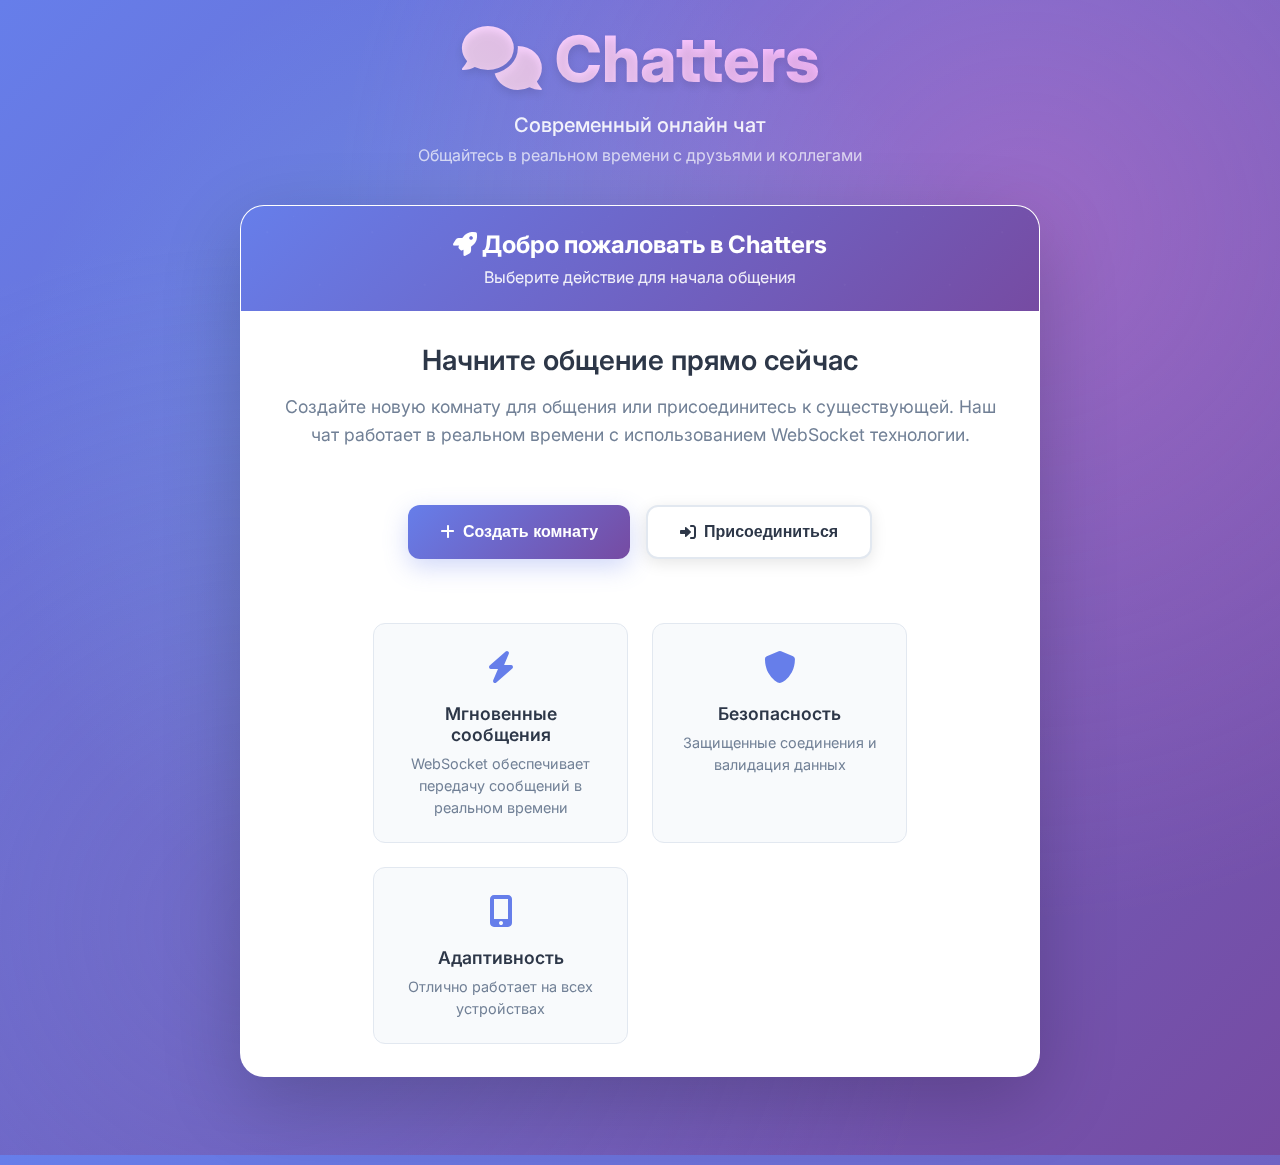
<file: index.html>
<!DOCTYPE html>
<html lang="ru">
<head>
    <meta charset="UTF-8">
    <meta name="viewport" content="width=device-width, initial-scale=1.0">
    <title>Chatters - Онлайн чат</title>
    <link href="https://fonts.googleapis.com/css2?family=Inter:wght@400;500;600;700;800&display=swap" rel="stylesheet">
    <link href="https://cdnjs.cloudflare.com/ajax/libs/font-awesome/6.0.0/css/all.min.css" rel="stylesheet">
    <style>
        * {
            margin: 0;
            padding: 0;
            box-sizing: border-box;
        }

        :root {
            --primary-color: #667eea;
            --secondary-color: #764ba2;
            --accent-color: #f093fb;
            --text-primary: #2d3748;
            --text-secondary: #718096;
            --white: #ffffff;
            --shadow: 0 20px 60px rgba(0, 0, 0, 0.15);
            --shadow-lg: 0 25px 80px rgba(0, 0, 0, 0.2);
            --border-radius: 16px;
            --border-radius-lg: 24px;
        }

        body {
            font-family: 'Inter', -apple-system, BlinkMacSystemFont, 'Segoe UI', Roboto, sans-serif;
            background: linear-gradient(135deg, var(--primary-color) 0%, var(--secondary-color) 100%);
            min-height: 100vh;
            display: flex;
            align-items: center;
            justify-content: center;
            color: var(--text-primary);
            position: relative;
            overflow-x: hidden;
        }

        /* Анимированный фон */
        body::before {
            content: '';
            position: absolute;
            top: 0;
            left: 0;
            right: 0;
            bottom: 0;
            background: 
                radial-gradient(circle at 20% 80%, rgba(120, 119, 198, 0.3) 0%, transparent 50%),
                radial-gradient(circle at 80% 20%, rgba(255, 119, 198, 0.3) 0%, transparent 50%),
                radial-gradient(circle at 40% 40%, rgba(120, 219, 255, 0.3) 0%, transparent 50%);
            animation: float 20s ease-in-out infinite;
            z-index: 0;
        }

        @keyframes float {
            0%, 100% { transform: translateY(0px) rotate(0deg); }
            33% { transform: translateY(-20px) rotate(1deg); }
            66% { transform: translateY(10px) rotate(-1deg); }
        }

        .main-container {
            position: relative;
            z-index: 1;
            width: 100%;
            max-width: 1200px;
            padding: 20px;
        }

        .header {
            text-align: center;
            margin-bottom: 40px;
            color: var(--white);
        }

        .logo {
            font-size: 4rem;
            font-weight: 800;
            margin-bottom: 16px;
            background: linear-gradient(45deg, var(--white), var(--accent-color));
            -webkit-background-clip: text;
            -webkit-text-fill-color: transparent;
            background-clip: text;
            text-shadow: 0 4px 8px rgba(0, 0, 0, 0.1);
            animation: glow 2s ease-in-out infinite alternate;
        }

        @keyframes glow {
            from { filter: drop-shadow(0 0 20px rgba(255, 255, 255, 0.3)); }
            to { filter: drop-shadow(0 0 30px rgba(255, 255, 255, 0.5)); }
        }

        .tagline {
            font-size: 1.25rem;
            font-weight: 500;
            opacity: 0.9;
            margin-bottom: 8px;
        }

        .subtitle {
            font-size: 1rem;
            opacity: 0.7;
            font-weight: 400;
        }

        .chat-container {
            background: var(--white);
            border-radius: var(--border-radius-lg);
            box-shadow: var(--shadow-lg);
            overflow: hidden;
            max-width: 800px;
            margin: 0 auto;
            position: relative;
            backdrop-filter: blur(10px);
            border: 1px solid rgba(255, 255, 255, 0.2);
        }

        .chat-header {
            background: linear-gradient(135deg, var(--primary-color), var(--secondary-color));
            color: var(--white);
            padding: 24px 32px;
            text-align: center;
            position: relative;
        }

        .chat-header::before {
            content: '';
            position: absolute;
            top: 0;
            left: 0;
            right: 0;
            bottom: 0;
            background: url('data:image/svg+xml,<svg xmlns="http://www.w3.org/2000/svg" viewBox="0 0 100 100"><defs><pattern id="grain" width="100" height="100" patternUnits="userSpaceOnUse"><circle cx="25" cy="25" r="1" fill="white" opacity="0.1"/><circle cx="75" cy="75" r="1" fill="white" opacity="0.1"/><circle cx="50" cy="10" r="0.5" fill="white" opacity="0.1"/><circle cx="10" cy="60" r="0.5" fill="white" opacity="0.1"/><circle cx="90" cy="40" r="0.5" fill="white" opacity="0.1"/></pattern></defs><rect width="100" height="100" fill="url(%23grain)"/></svg>');
            opacity: 0.3;
        }

        .chat-title {
            font-size: 1.5rem;
            font-weight: 700;
            margin-bottom: 8px;
            position: relative;
            z-index: 1;
        }

        .chat-subtitle {
            font-size: 1rem;
            opacity: 0.9;
            font-weight: 400;
            position: relative;
            z-index: 1;
        }

        .chat-content {
            padding: 32px;
            min-height: 400px;
            display: flex;
            flex-direction: column;
            align-items: center;
            justify-content: center;
            text-align: center;
        }

        .welcome-message {
            margin-bottom: 32px;
        }

        .welcome-title {
            font-size: 1.75rem;
            font-weight: 600;
            color: var(--text-primary);
            margin-bottom: 16px;
        }

        .welcome-text {
            font-size: 1.1rem;
            color: var(--text-secondary);
            line-height: 1.6;
            margin-bottom: 24px;
        }

        .action-buttons {
            display: flex;
            gap: 16px;
            flex-wrap: wrap;
            justify-content: center;
            margin-bottom: 32px;
        }

        .btn {
            padding: 16px 32px;
            border: none;
            border-radius: 12px;
            font-weight: 600;
            font-size: 1rem;
            cursor: pointer;
            transition: all 0.3s ease;
            text-decoration: none;
            display: inline-flex;
            align-items: center;
            gap: 8px;
            position: relative;
            overflow: hidden;
        }

        .btn::before {
            content: '';
            position: absolute;
            top: 0;
            left: -100%;
            width: 100%;
            height: 100%;
            background: linear-gradient(90deg, transparent, rgba(255, 255, 255, 0.2), transparent);
            transition: left 0.5s;
        }

        .btn:hover::before {
            left: 100%;
        }

        .btn-primary {
            background: linear-gradient(135deg, var(--primary-color), var(--secondary-color));
            color: var(--white);
            box-shadow: 0 8px 24px rgba(102, 126, 234, 0.3);
        }

        .btn-primary:hover {
            transform: translateY(-2px);
            box-shadow: 0 12px 32px rgba(102, 126, 234, 0.4);
        }

        .btn-secondary {
            background: var(--white);
            color: var(--text-primary);
            border: 2px solid #e2e8f0;
            box-shadow: 0 4px 16px rgba(0, 0, 0, 0.1);
        }

        .btn-secondary:hover {
            transform: translateY(-2px);
            border-color: var(--primary-color);
            box-shadow: 0 8px 24px rgba(0, 0, 0, 0.15);
        }

        .features {
            display: grid;
            grid-template-columns: repeat(auto-fit, minmax(200px, 1fr));
            gap: 24px;
            margin-top: 32px;
        }

        .feature {
            background: #f8fafc;
            padding: 24px;
            border-radius: 12px;
            text-align: center;
            border: 1px solid #e2e8f0;
            transition: all 0.3s ease;
        }

        .feature:hover {
            transform: translateY(-4px);
            box-shadow: 0 12px 32px rgba(0, 0, 0, 0.1);
            border-color: var(--primary-color);
        }

        .feature-icon {
            font-size: 2rem;
            color: var(--primary-color);
            margin-bottom: 16px;
        }

        .feature-title {
            font-size: 1.1rem;
            font-weight: 600;
            color: var(--text-primary);
            margin-bottom: 8px;
        }

        .feature-text {
            font-size: 0.9rem;
            color: var(--text-secondary);
            line-height: 1.5;
        }

        .footer {
            text-align: center;
            margin-top: 40px;
            color: var(--white);
            opacity: 0.8;
        }

        .footer-text {
            font-size: 0.9rem;
        }

        /* Адаптивность */
        @media (max-width: 768px) {
            .logo {
                font-size: 3rem;
            }

            .tagline {
                font-size: 1.1rem;
            }

            .chat-content {
                padding: 24px;
            }

            .welcome-title {
                font-size: 1.5rem;
            }

            .action-buttons {
                flex-direction: column;
                align-items: center;
            }

            .btn {
                width: 100%;
                max-width: 300px;
                justify-content: center;
            }

            .features {
                grid-template-columns: 1fr;
            }
        }

        @media (max-width: 480px) {
            .main-container {
                padding: 16px;
            }

            .logo {
                font-size: 2.5rem;
            }

            .chat-header {
                padding: 20px 24px;
            }

            .chat-content {
                padding: 20px;
            }

            .welcome-title {
                font-size: 1.3rem;
            }
        }

        /* Анимации появления */
        .fade-in {
            animation: fadeIn 0.8s ease-out;
        }

        @keyframes fadeIn {
            from {
                opacity: 0;
                transform: translateY(30px);
            }
            to {
                opacity: 1;
                transform: translateY(0);
            }
        }

        .slide-up {
            animation: slideUp 0.6s ease-out 0.2s both;
        }

        @keyframes slideUp {
            from {
                opacity: 0;
                transform: translateY(20px);
            }
            to {
                opacity: 1;
                transform: translateY(0);
            }
        }
    </style>
</head>
<body>
    <div class="main-container">
        <!-- Заголовок -->
        <header class="header fade-in">
            <div class="logo">
                <i class="fas fa-comments"></i> Chatters
            </div>
            <div class="tagline">Современный онлайн чат</div>
            <div class="subtitle">Общайтесь в реальном времени с друзьями и коллегами</div>
        </header>

        <!-- Основной контейнер чата -->
        <div class="chat-container slide-up">
            <div class="chat-header">
                <div class="chat-title">
                    <i class="fas fa-rocket"></i> Добро пожаловать в Chatters
                </div>
                <div class="chat-subtitle">Выберите действие для начала общения</div>
            </div>

            <div class="chat-content">
                <div class="welcome-message">
                    <div class="welcome-title">Начните общение прямо сейчас</div>
                    <div class="welcome-text">
                        Создайте новую комнату для общения или присоединитесь к существующей. 
                        Наш чат работает в реальном времени с использованием WebSocket технологии.
                    </div>
                </div>

                <div class="action-buttons">
                    <button class="btn btn-primary" onclick="createRoom()">
                        <i class="fas fa-plus"></i>
                        Создать комнату
                    </button>
                    <button class="btn btn-secondary" onclick="joinRoom()">
                        <i class="fas fa-sign-in-alt"></i>
                        Присоединиться
                    </button>
                </div>

                <div class="features">
                    <div class="feature">
                        <div class="feature-icon">
                            <i class="fas fa-bolt"></i>
                        </div>
                        <div class="feature-title">Мгновенные сообщения</div>
                        <div class="feature-text">WebSocket обеспечивает передачу сообщений в реальном времени</div>
                    </div>
                    <div class="feature">
                        <div class="feature-icon">
                            <i class="fas fa-shield-alt"></i>
                        </div>
                        <div class="feature-title">Безопасность</div>
                        <div class="feature-text">Защищенные соединения и валидация данных</div>
                    </div>
                    <div class="feature">
                        <div class="feature-icon">
                            <i class="fas fa-mobile-alt"></i>
                        </div>
                        <div class="feature-title">Адаптивность</div>
                        <div class="feature-text">Отлично работает на всех устройствах</div>
                    </div>
                </div>
            </div>
        </div>

        <!-- Подвал -->
        <footer class="footer fade-in">
            <div class="footer-text">
                © 2024 Chatters. Создано с ❤️ для общения
            </div>
        </footer>
    </div>

    <script>
        // Функции для кнопок
        function createRoom() {
            // Здесь можно добавить логику создания комнаты
            alert('Функция создания комнаты будет доступна в полной версии приложения');
        }

        function joinRoom() {
            const roomId = prompt('Введите ID комнаты:');
            if (roomId) {
                // Здесь можно добавить логику присоединения к комнате
                alert(`Попытка присоединиться к комнате ${roomId}`);
            }
        }

        // Добавляем интерактивность
        document.addEventListener('DOMContentLoaded', function() {
            // Анимация появления элементов
            const elements = document.querySelectorAll('.fade-in, .slide-up');
            const observer = new IntersectionObserver((entries) => {
                entries.forEach(entry => {
                    if (entry.isIntersecting) {
                        entry.target.style.opacity = '1';
                        entry.target.style.transform = 'translateY(0)';
                    }
                });
            });

            elements.forEach(el => {
                el.style.opacity = '0';
                el.style.transform = 'translateY(30px)';
                observer.observe(el);
            });

            // Эффект параллакса для фона
            document.addEventListener('mousemove', (e) => {
                const moveX = (e.clientX - window.innerWidth / 2) * 0.01;
                const moveY = (e.clientY - window.innerHeight / 2) * 0.01;
                
                document.body.style.transform = `translate(${moveX}px, ${moveY}px)`;
            });
        });
    </script>
</body>
</html>
</file>
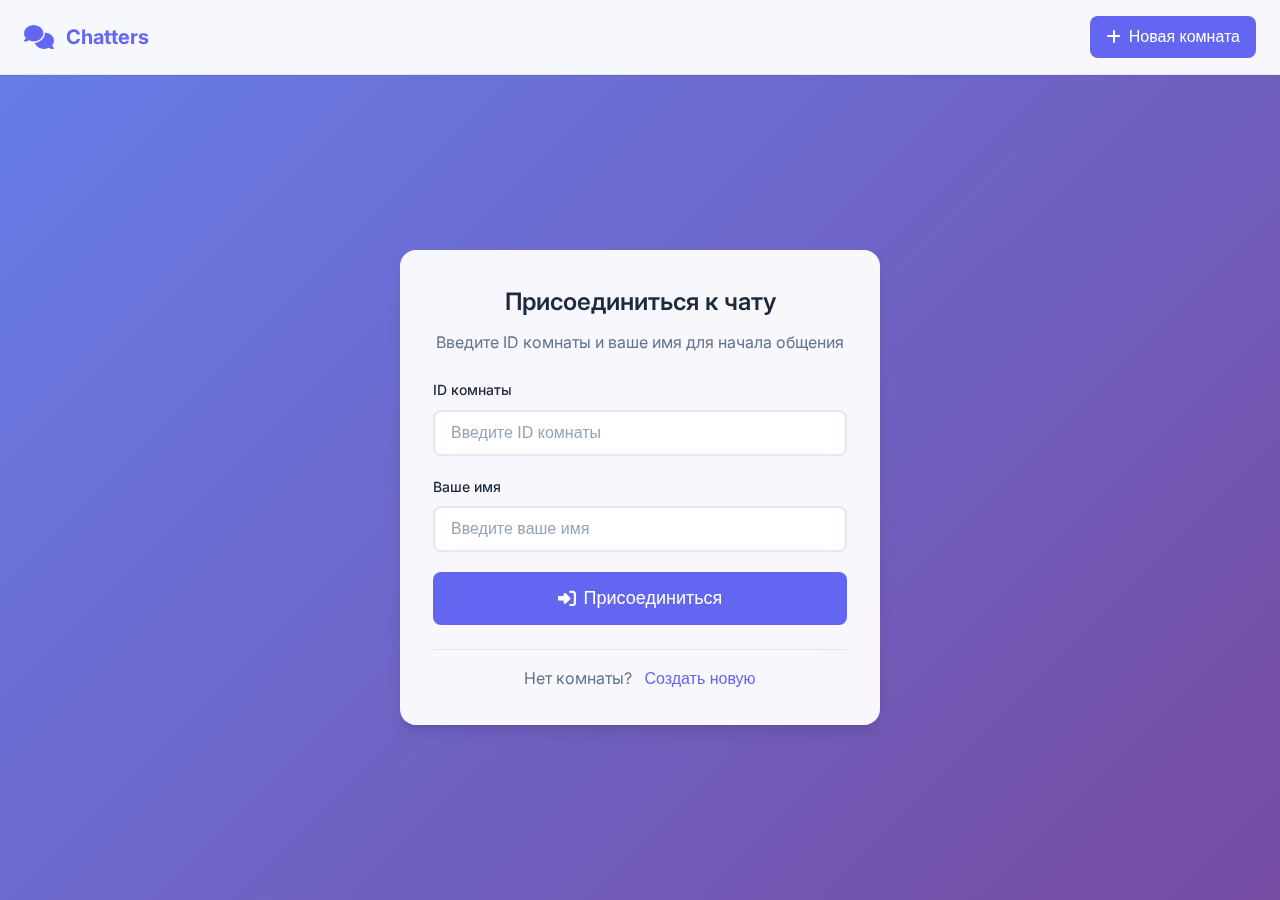
<file: web/index.html>
<!DOCTYPE html>
<html lang="ru">
<head>
    <meta charset="UTF-8">
    <meta name="viewport" content="width=device-width, initial-scale=1.0">
    <title>Chatters - Онлайн чат</title>
    <link rel="stylesheet" href="styles.css">
    <link href="https://fonts.googleapis.com/css2?family=Inter:wght@300;400;500;600;700&display=swap" rel="stylesheet">
    <link rel="stylesheet" href="https://cdnjs.cloudflare.com/ajax/libs/font-awesome/6.4.0/css/all.min.css">
</head>
<body>
    <div class="app-container">
        <!-- Логотип и заголовок -->
        <header class="app-header">
            <div class="logo">
                <i class="fas fa-comments"></i>
                <span>Chatters</span>
            </div>
            <div class="header-actions">
                <button id="newRoomBtn" class="btn btn-primary">
                    <i class="fas fa-plus"></i>
                    Новая комната
                </button>
            </div>
        </header>

        <!-- Основной контент -->
        <main class="main-content">
            <!-- Форма подключения -->
            <div id="connectionForm" class="connection-form">
                <div class="form-card">
                    <h2>Присоединиться к чату</h2>
                    <p>Введите ID комнаты и ваше имя для начала общения</p>
                    
                    <div class="form-group">
                        <label for="roomId">ID комнаты</label>
                        <input type="number" id="roomId" placeholder="Введите ID комнаты" min="1" max="999999999">
                    </div>
                    
                    <div class="form-group">
                        <label for="username">Ваше имя</label>
                        <input type="text" id="username" placeholder="Введите ваше имя" maxlength="20">
                    </div>
                    
                    <button id="joinBtn" class="btn btn-primary btn-full">
                        <i class="fas fa-sign-in-alt"></i>
                        Присоединиться
                    </button>
                    
                    <div class="form-footer">
                        <span>Нет комнаты?</span>
                        <button id="createRoomBtn" class="btn btn-link">Создать новую</button>
                    </div>
                </div>
            </div>

            <!-- Чат комната -->
            <div id="chatRoom" class="chat-room hidden">
                <div class="chat-header">
                    <div class="room-info">
                        <h3>Комната #<span id="currentRoomId"></span></h3>
                        <span class="online-count">
                            <i class="fas fa-circle online-indicator"></i>
                            <span id="onlineCount">0</span> онлайн
                        </span>
                    </div>
                    <button id="leaveBtn" class="btn btn-outline">
                        <i class="fas fa-sign-out-alt"></i>
                        Покинуть
                    </button>
                </div>

                <div class="chat-messages" id="chatMessages">
                    <!-- Сообщения будут добавляться здесь -->
                </div>

                <div class="chat-input">
                    <div class="input-wrapper">
                        <input type="text" id="messageInput" placeholder="Введите сообщение..." maxlength="1000">
                        <button id="sendBtn" class="btn btn-primary">
                            <i class="fas fa-paper-plane"></i>
                        </button>
                    </div>
                </div>
            </div>
        </main>

        <!-- Уведомления -->
        <div id="notifications" class="notifications"></div>

        <!-- Модальное окно создания комнаты -->
        <div id="createRoomModal" class="modal hidden">
            <div class="modal-content">
                <div class="modal-header">
                    <h3>Создать новую комнату</h3>
                    <button id="closeModalBtn" class="btn btn-icon">
                        <i class="fas fa-times"></i>
                    </button>
                </div>
                <div class="modal-body">
                    <p>Новая комната будет создана с уникальным ID. Поделитесь этим ID с друзьями для совместного общения.</p>
                    <div class="room-id-display">
                        <span>ID комнаты: </span>
                        <strong id="newRoomId">...</strong>
                        <button id="copyRoomIdBtn" class="btn btn-outline btn-sm">
                            <i class="fas fa-copy"></i>
                            Копировать
                        </button>
                    </div>
                </div>
                <div class="modal-footer">
                    <button id="joinNewRoomBtn" class="btn btn-primary">
                        Присоединиться к комнате
                    </button>
                </div>
            </div>
        </div>
    </div>

    <script src="script.js"></script>
</body>
</html>
</file>
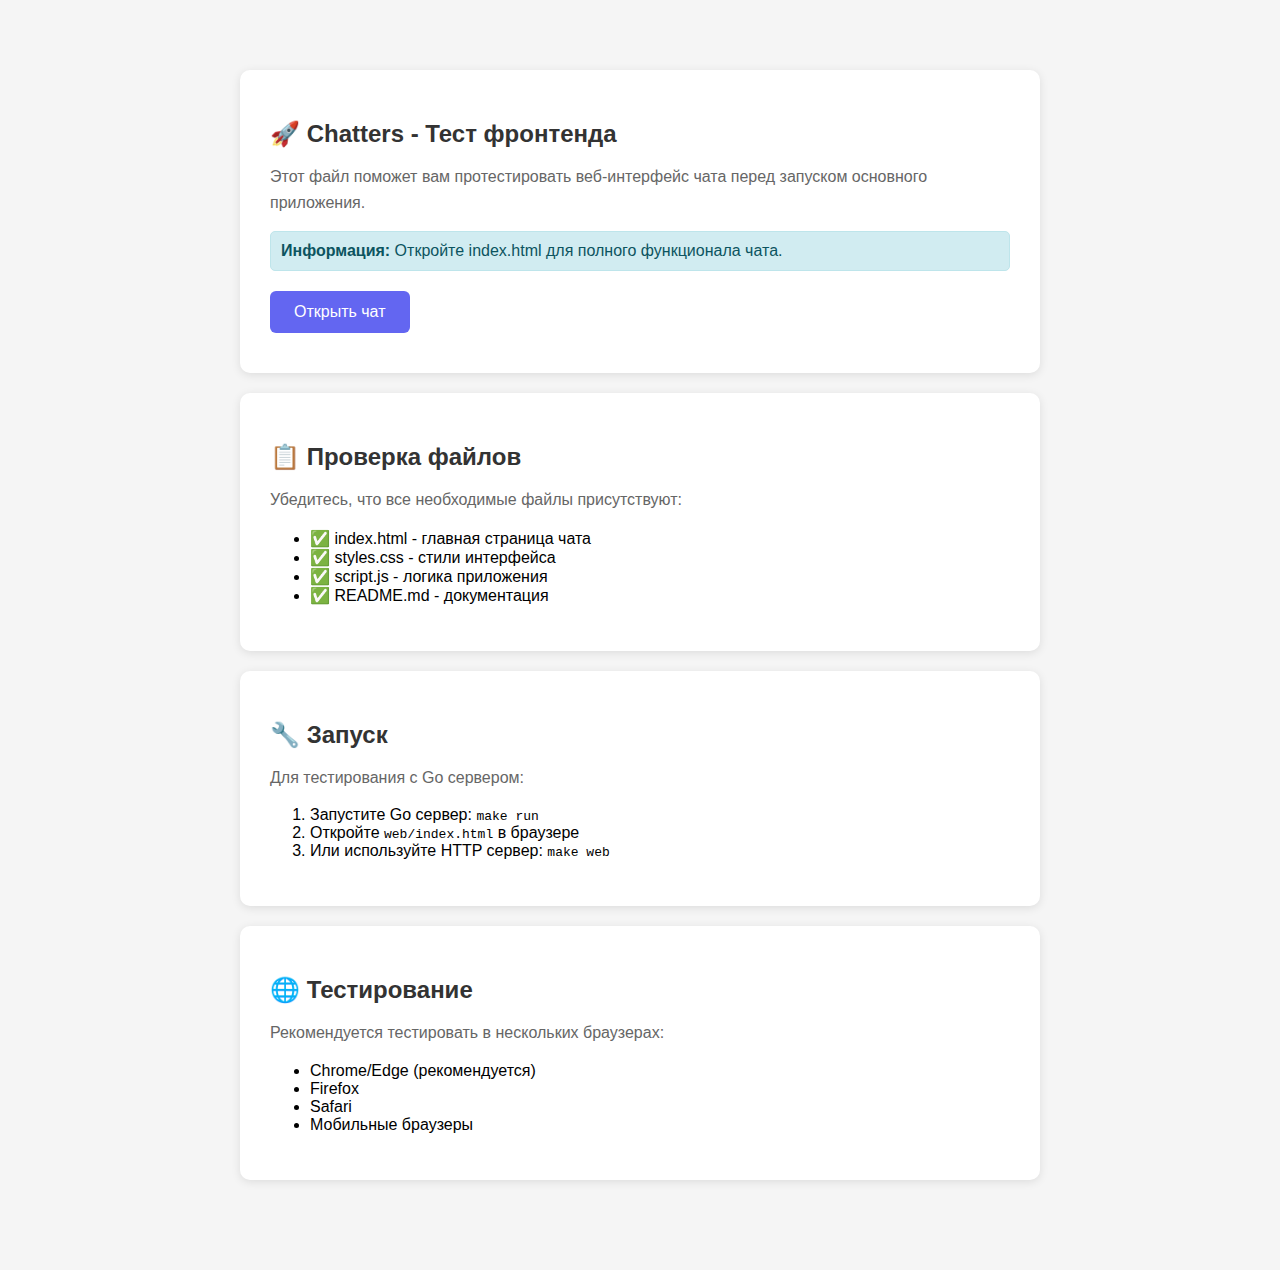
<file: web/test.html>
<!DOCTYPE html>
<html lang="ru">
<head>
    <meta charset="UTF-8">
    <meta name="viewport" content="width=device-width, initial-scale=1.0">
    <title>Chatters - Тест</title>
    <style>
        body {
            font-family: Arial, sans-serif;
            max-width: 800px;
            margin: 50px auto;
            padding: 20px;
            background: #f5f5f5;
        }
        .test-card {
            background: white;
            padding: 30px;
            border-radius: 10px;
            box-shadow: 0 2px 10px rgba(0,0,0,0.1);
            margin-bottom: 20px;
        }
        .test-card h2 {
            color: #333;
            margin-bottom: 15px;
        }
        .test-card p {
            color: #666;
            line-height: 1.6;
        }
        .btn {
            display: inline-block;
            background: #6366f1;
            color: white;
            padding: 12px 24px;
            text-decoration: none;
            border-radius: 6px;
            margin: 10px 10px 10px 0;
            transition: background 0.3s;
        }
        .btn:hover {
            background: #5855eb;
        }
        .status {
            padding: 10px;
            border-radius: 5px;
            margin: 10px 0;
        }
        .status.success {
            background: #d4edda;
            color: #155724;
            border: 1px solid #c3e6cb;
        }
        .status.error {
            background: #f8d7da;
            color: #721c24;
            border: 1px solid #f5c6cb;
        }
        .status.info {
            background: #d1ecf1;
            color: #0c5460;
            border: 1px solid #bee5eb;
        }
    </style>
</head>
<body>
    <div class="test-card">
        <h2>🚀 Chatters - Тест фронтенда</h2>
        <p>Этот файл поможет вам протестировать веб-интерфейс чата перед запуском основного приложения.</p>
        
        <div class="status info">
            <strong>Информация:</strong> Откройте index.html для полного функционала чата.
        </div>
        
        <a href="index.html" class="btn">Открыть чат</a>
    </div>

    <div class="test-card">
        <h2>📋 Проверка файлов</h2>
        <p>Убедитесь, что все необходимые файлы присутствуют:</p>
        <ul>
            <li>✅ index.html - главная страница чата</li>
            <li>✅ styles.css - стили интерфейса</li>
            <li>✅ script.js - логика приложения</li>
            <li>✅ README.md - документация</li>
        </ul>
    </div>

    <div class="test-card">
        <h2>🔧 Запуск</h2>
        <p>Для тестирования с Go сервером:</p>
        <ol>
            <li>Запустите Go сервер: <code>make run</code></li>
            <li>Откройте <code>web/index.html</code> в браузере</li>
            <li>Или используйте HTTP сервер: <code>make web</code></li>
        </ol>
    </div>

    <div class="test-card">
        <h2>🌐 Тестирование</h2>
        <p>Рекомендуется тестировать в нескольких браузерах:</p>
        <ul>
            <li>Chrome/Edge (рекомендуется)</li>
            <li>Firefox</li>
            <li>Safari</li>
            <li>Мобильные браузеры</li>
        </ul>
    </div>

    <script>
        // Простая проверка загрузки файлов
        document.addEventListener('DOMContentLoaded', function() {
            console.log('✅ Тестовая страница загружена');
            
            // Проверяем наличие основных файлов
            const files = ['index.html', 'styles.css', 'script.js'];
            files.forEach(file => {
                fetch(file)
                    .then(response => {
                        if (response.ok) {
                            console.log(`✅ ${file} доступен`);
                        } else {
                            console.error(`❌ ${file} недоступен`);
                        }
                    })
                    .catch(error => {
                        console.error(`❌ Ошибка загрузки ${file}:`, error);
                    });
            });
        });
    </script>
</body>
</html>
</file>
<file: web/styles.css>
/* Reset и базовые стили */
* {
    margin: 0;
    padding: 0;
    box-sizing: border-box;
}

:root {
    /* Цветовая палитра */
    --primary-color: #6366f1;
    --primary-hover: #5855eb;
    --secondary-color: #f8fafc;
    --accent-color: #10b981;
    --text-primary: #1e293b;
    --text-secondary: #64748b;
    --text-muted: #94a3b8;
    --border-color: #e2e8f0;
    --border-hover: #cbd5e1;
    --background: #ffffff;
    --background-secondary: #f8fafc;
    --shadow-sm: 0 1px 2px 0 rgb(0 0 0 / 0.05);
    --shadow-md: 0 4px 6px -1px rgb(0 0 0 / 0.1), 0 2px 4px -2px rgb(0 0 0 / 0.1);
    --shadow-lg: 0 10px 15px -3px rgb(0 0 0 / 0.1), 0 4px 6px -4px rgb(0 0 0 / 0.1);
    
    /* Типографика */
    --font-family: 'Inter', -apple-system, BlinkMacSystemFont, 'Segoe UI', Roboto, sans-serif;
    --font-size-xs: 0.75rem;
    --font-size-sm: 0.875rem;
    --font-size-base: 1rem;
    --font-size-lg: 1.125rem;
    --font-size-xl: 1.25rem;
    --font-size-2xl: 1.5rem;
    
    /* Отступы */
    --spacing-1: 0.25rem;
    --spacing-2: 0.5rem;
    --spacing-3: 0.75rem;
    --spacing-4: 1rem;
    --spacing-5: 1.25rem;
    --spacing-6: 1.5rem;
    --spacing-8: 2rem;
    --spacing-10: 2.5rem;
    --spacing-12: 3rem;
    
    /* Скругления */
    --radius-sm: 0.375rem;
    --radius-md: 0.5rem;
    --radius-lg: 0.75rem;
    --radius-xl: 1rem;
}

body {
    font-family: var(--font-family);
    font-size: var(--font-size-base);
    line-height: 1.6;
    color: var(--text-primary);
    background: linear-gradient(135deg, #667eea 0%, #764ba2 100%);
    min-height: 100vh;
}

/* Утилиты */
.hidden {
    display: none !important;
}

/* Контейнер приложения */
.app-container {
    min-height: 100vh;
    display: flex;
    flex-direction: column;
}

/* Заголовок */
.app-header {
    background: rgba(255, 255, 255, 0.95);
    backdrop-filter: blur(10px);
    border-bottom: 1px solid var(--border-color);
    padding: var(--spacing-4) var(--spacing-6);
    display: flex;
    justify-content: space-between;
    align-items: center;
    box-shadow: var(--shadow-sm);
}

.logo {
    display: flex;
    align-items: center;
    gap: var(--spacing-3);
    font-size: var(--font-size-xl);
    font-weight: 700;
    color: var(--primary-color);
}

.logo i {
    font-size: var(--font-size-2xl);
}

.header-actions {
    display: flex;
    gap: var(--spacing-3);
}

/* Основной контент */
.main-content {
    flex: 1;
    display: flex;
    justify-content: center;
    align-items: center;
    padding: var(--spacing-8) var(--spacing-6);
}

/* Форма подключения */
.connection-form {
    width: 100%;
    max-width: 480px;
}

.form-card {
    background: rgba(255, 255, 255, 0.95);
    backdrop-filter: blur(10px);
    border-radius: var(--radius-xl);
    padding: var(--spacing-8);
    box-shadow: var(--shadow-lg);
    border: 1px solid rgba(255, 255, 255, 0.2);
}

.form-card h2 {
    font-size: var(--font-size-2xl);
    font-weight: 600;
    margin-bottom: var(--spacing-2);
    text-align: center;
    color: var(--text-primary);
}

.form-card p {
    text-align: center;
    color: var(--text-secondary);
    margin-bottom: var(--spacing-6);
}

.form-group {
    margin-bottom: var(--spacing-5);
}

.form-group label {
    display: block;
    font-size: var(--font-size-sm);
    font-weight: 500;
    color: var(--text-primary);
    margin-bottom: var(--spacing-2);
}

.form-group input {
    width: 100%;
    padding: var(--spacing-3) var(--spacing-4);
    border: 2px solid var(--border-color);
    border-radius: var(--radius-md);
    font-size: var(--font-size-base);
    transition: all 0.2s ease;
    background: var(--background);
}

.form-group input:focus {
    outline: none;
    border-color: var(--primary-color);
    box-shadow: 0 0 0 3px rgba(99, 102, 241, 0.1);
}

.form-group input::placeholder {
    color: var(--text-muted);
}

.form-footer {
    text-align: center;
    margin-top: var(--spacing-6);
    padding-top: var(--spacing-4);
    border-top: 1px solid var(--border-color);
}

.form-footer span {
    color: var(--text-secondary);
    margin-right: var(--spacing-2);
}

/* Кнопки */
.btn {
    display: inline-flex;
    align-items: center;
    gap: var(--spacing-2);
    padding: var(--spacing-3) var(--spacing-4);
    border: none;
    border-radius: var(--radius-md);
    font-size: var(--font-size-base);
    font-weight: 500;
    text-decoration: none;
    cursor: pointer;
    transition: all 0.2s ease;
    white-space: nowrap;
}

.btn-primary {
    background: var(--primary-color);
    color: white;
}

.btn-primary:hover {
    background: var(--primary-hover);
    transform: translateY(-1px);
    box-shadow: var(--shadow-md);
}

.btn-outline {
    background: transparent;
    color: var(--text-primary);
    border: 2px solid var(--border-color);
}

.btn-outline:hover {
    border-color: var(--border-hover);
    background: var(--background-secondary);
}

.btn-link {
    background: none;
    color: var(--primary-color);
    padding: 0;
    font-weight: 500;
}

.btn-link:hover {
    color: var(--primary-hover);
    text-decoration: underline;
}

.btn-full {
    width: 100%;
    justify-content: center;
    padding: var(--spacing-4);
    font-size: var(--font-size-lg);
}

.btn-sm {
    padding: var(--spacing-2) var(--spacing-3);
    font-size: var(--font-size-sm);
}

.btn-icon {
    padding: var(--spacing-2);
    border-radius: 50%;
}

/* Чат комната */
.chat-room {
    width: 100%;
    max-width: 800px;
    height: 600px;
    background: rgba(255, 255, 255, 0.95);
    backdrop-filter: blur(10px);
    border-radius: var(--radius-xl);
    box-shadow: var(--shadow-lg);
    border: 1px solid rgba(255, 255, 255, 0.2);
    display: flex;
    flex-direction: column;
}

.chat-header {
    padding: var(--spacing-4) var(--spacing-6);
    border-bottom: 1px solid var(--border-color);
    display: flex;
    justify-content: space-between;
    align-items: center;
    background: var(--background-secondary);
    border-radius: var(--radius-xl) var(--radius-xl) 0 0;
}

.room-info h3 {
    font-size: var(--font-size-lg);
    font-weight: 600;
    color: var(--text-primary);
    margin-bottom: var(--spacing-1);
}

.online-count {
    display: flex;
    align-items: center;
    gap: var(--spacing-2);
    font-size: var(--font-size-sm);
    color: var(--text-secondary);
}

.online-indicator {
    color: var(--accent-color);
    font-size: var(--font-size-xs);
}

.chat-messages {
    flex: 1;
    padding: var(--spacing-4) var(--spacing-6);
    overflow-y: auto;
    display: flex;
    flex-direction: column;
    gap: var(--spacing-3);
}

.message {
    display: flex;
    align-items: flex-start;
    gap: var(--spacing-3);
    animation: fadeInUp 0.3s ease;
}

.message.own {
    flex-direction: row-reverse;
}

.message-content {
    max-width: 70%;
    padding: var(--spacing-3) var(--spacing-4);
    border-radius: var(--radius-lg);
    position: relative;
}

.message.own .message-content {
    background: var(--primary-color);
    color: white;
    border-bottom-right-radius: var(--radius-sm);
}

.message:not(.own) .message-content {
    background: var(--background-secondary);
    color: var(--text-primary);
    border-bottom-left-radius: var(--radius-sm);
}

.message-header {
    display: flex;
    align-items: center;
    gap: var(--spacing-2);
    margin-bottom: var(--spacing-2);
    font-size: var(--font-size-sm);
}

.message.own .message-header {
    justify-content: flex-end;
}

.username {
    font-weight: 600;
}

.message.own .username {
    color: rgba(255, 255, 255, 0.9);
}

.message:not(.own) .username {
    color: var(--primary-color);
}

.timestamp {
    color: var(--text-muted);
    font-size: var(--font-size-xs);
}

.message.own .timestamp {
    color: rgba(255, 255, 255, 0.7);
}

.message-text {
    line-height: 1.5;
    word-wrap: break-word;
}

.system-message {
    text-align: center;
    padding: var(--spacing-2) var(--spacing-4);
    background: var(--background-secondary);
    border-radius: var(--radius-md);
    color: var(--text-secondary);
    font-size: var(--font-size-sm);
    font-style: italic;
}

.chat-input {
    padding: var(--spacing-4) var(--spacing-6);
    border-top: 1px solid var(--border-color);
    background: var(--background-secondary);
    border-radius: 0 0 var(--radius-xl) var(--radius-xl);
}

.input-wrapper {
    display: flex;
    gap: var(--spacing-3);
}

.input-wrapper input {
    flex: 1;
    padding: var(--spacing-3) var(--spacing-4);
    border: 2px solid var(--border-color);
    border-radius: var(--radius-md);
    font-size: var(--font-size-base);
    transition: all 0.2s ease;
}

.input-wrapper input:focus {
    outline: none;
    border-color: var(--primary-color);
    box-shadow: 0 0 0 3px rgba(99, 102, 241, 0.1);
}

.input-wrapper input::placeholder {
    color: var(--text-muted);
}

/* Модальное окно */
.modal {
    position: fixed;
    top: 0;
    left: 0;
    width: 100%;
    height: 100%;
    background: rgba(0, 0, 0, 0.5);
    backdrop-filter: blur(4px);
    display: flex;
    justify-content: center;
    align-items: center;
    z-index: 1000;
}

.modal-content {
    background: var(--background);
    border-radius: var(--radius-xl);
    box-shadow: var(--shadow-lg);
    max-width: 500px;
    width: 90%;
    max-height: 90vh;
    overflow-y: auto;
}

.modal-header {
    padding: var(--spacing-6);
    border-bottom: 1px solid var(--border-color);
    display: flex;
    justify-content: space-between;
    align-items: center;
}

.modal-header h3 {
    font-size: var(--font-size-xl);
    font-weight: 600;
    color: var(--text-primary);
}

.modal-body {
    padding: var(--spacing-6);
}

.modal-body p {
    color: var(--text-secondary);
    margin-bottom: var(--spacing-4);
    line-height: 1.6;
}

.room-id-display {
    display: flex;
    align-items: center;
    gap: var(--spacing-3);
    padding: var(--spacing-4);
    background: var(--background-secondary);
    border-radius: var(--radius-md);
    border: 1px solid var(--border-color);
}

.room-id-display span {
    color: var(--text-secondary);
}

.room-id-display strong {
    color: var(--primary-color);
    font-size: var(--font-size-lg);
}

.modal-footer {
    padding: var(--spacing-6);
    border-top: 1px solid var(--border-color);
    display: flex;
    justify-content: flex-end;
}

/* Уведомления */
.notifications {
    position: fixed;
    top: var(--spacing-6);
    right: var(--spacing-6);
    z-index: 1001;
    display: flex;
    flex-direction: column;
    gap: var(--spacing-3);
}

.notification {
    background: var(--background);
    border-radius: var(--radius-md);
    padding: var(--spacing-4);
    box-shadow: var(--shadow-lg);
    border-left: 4px solid var(--primary-color);
    animation: slideInRight 0.3s ease;
    max-width: 400px;
}

.notification.success {
    border-left-color: var(--accent-color);
}

.notification.error {
    border-left-color: #ef4444;
}

.notification-content {
    display: flex;
    align-items: flex-start;
    gap: var(--spacing-3);
}

.notification-icon {
    font-size: var(--font-size-lg);
    margin-top: 2px;
}

.notification.success .notification-icon {
    color: var(--accent-color);
}

.notification.error .notification-icon {
    color: #ef4444;
}

.notification-text {
    flex: 1;
}

.notification-title {
    font-weight: 600;
    color: var(--text-primary);
    margin-bottom: var(--spacing-1);
}

.notification-message {
    color: var(--text-secondary);
    font-size: var(--font-size-sm);
}

/* Анимации */
@keyframes fadeInUp {
    from {
        opacity: 0;
        transform: translateY(10px);
    }
    to {
        opacity: 1;
        transform: translateY(0);
    }
}

@keyframes slideInRight {
    from {
        opacity: 0;
        transform: translateX(100%);
    }
    to {
        opacity: 1;
        transform: translateX(0);
    }
}

/* Адаптивность */
@media (max-width: 768px) {
    .app-header {
        padding: var(--spacing-3) var(--spacing-4);
    }
    
    .main-content {
        padding: var(--spacing-4);
    }
    
    .form-card {
        padding: var(--spacing-6);
    }
    
    .chat-room {
        height: calc(100vh - 120px);
        border-radius: var(--radius-lg);
    }
    
    .chat-header,
    .chat-input {
        padding: var(--spacing-3) var(--spacing-4);
    }
    
    .chat-messages {
        padding: var(--spacing-3) var(--spacing-4);
    }
    
    .modal-content {
        width: 95%;
        margin: var(--spacing-4);
    }
    
    .notifications {
        right: var(--spacing-4);
        left: var(--spacing-4);
    }
    
    .notification {
        max-width: none;
    }
}

@media (max-width: 480px) {
    .logo span {
        display: none;
    }
    
    .btn span {
        display: none;
    }
    
    .btn i {
        margin: 0;
    }
    
    .message-content {
        max-width: 85%;
    }
}
</file>
